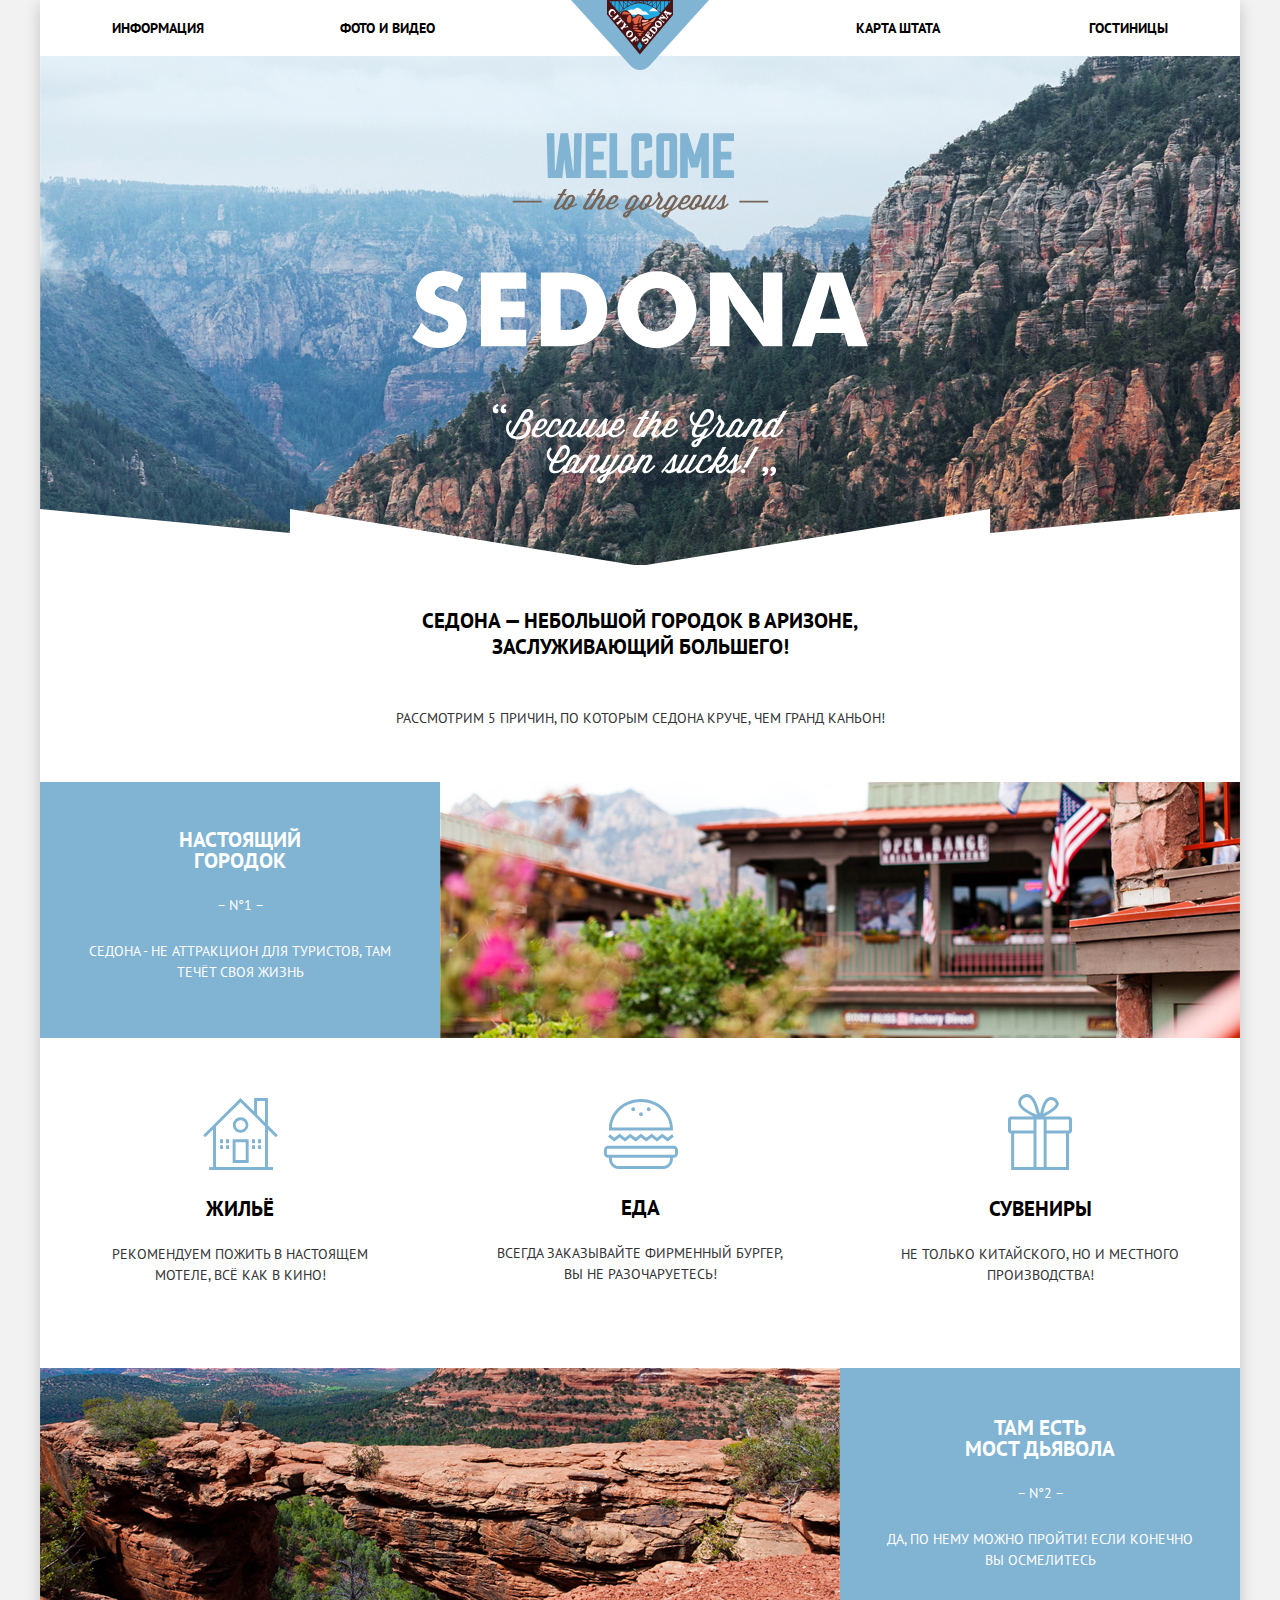
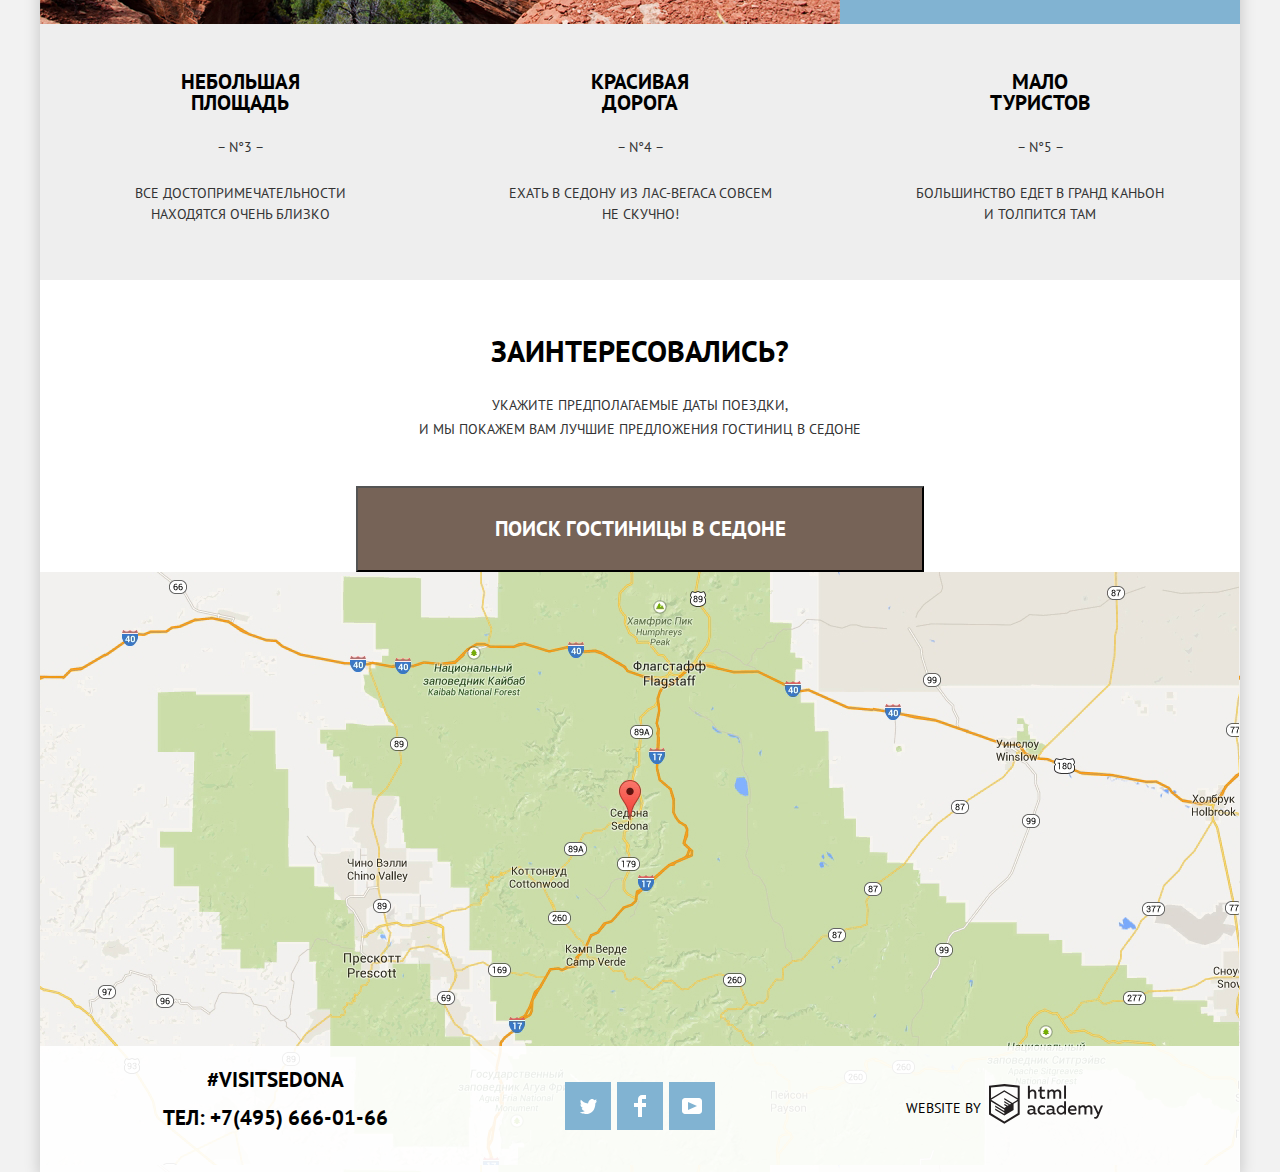
<file: index.html>
<!DOCTYPE html>
<html lang="ru">
  <head>
    <meta charset="utf-8">
    <title>HTML Academy: Седона</title>
    <link href="https://fonts.googleapis.com/css2?family=PT+Sans:wght@400;700&display=swap" rel="stylesheet">
    <link href="css/normalize.css" rel="stylesheet">
    <link rel="stylesheet" href="css/style.min.css">
  </head>
  <body class="page-body">
  <div class="main-block" >
   <header class="main-header">
    <nav class="main-navigation">
     <a class="logo-sedona">
      <img src="img/logo.svg" width="138" height="70" alt="Логотип Седона">
     </a>
     <ul  class="site-navigation">
      <li><a href="">Информация</a></li>
      <li><a href="">Фото и видео</a></li>
      <li><a href="">Карта штата</a></li>
      <li><a href="sedonahotels.html">Гостиницы</a></li>
    </ul>
   </nav>
  </header>
<main>
  <section class="background">
    <h1 class="visually-hidden">Седона</h1>
    <img class="welcome-logo" src="img/welcome.svg" width="457" height="351" alt="logo:Welcome">
  </section>
  <section id="info" class="sedona-info">
    <h2 class="visually-hidden">Приемущества</h2>
    <p class="info-header">Седона — небольшой городок в Аризоне,<br>заслуживающий большего!</p>
    <p class="five-reasons">Рассмотрим 5 причин, по которым Седона круче, чем Гранд Каньон!</p>
  </section>
  <section class="main-features-list">
    <ul class="features-list">
      <li class="feature-item-city">
       <div class="blue-background">
         <h3>Настоящий <br> городок</h3>
         <p class="feature-number">– N°1 –</p>
         <p>Седона - не аттракцион для туристов, там <br>течёт своя жизнь</p>
       </div>
       <div class="true-city-picture">
        <img src="img/sedona-life.jpg" width="800" height="256" alt="Lifestyle-Sedona">
       </div>
      </li>
      <li class="feature-item-bridge">
       <div class="blue-background second-feature">
         <h3>Там есть <br> мост дьявола</h3>
         <p class="feature-number">– N°2 –</p>
         <p>Да, по нему можно пройти! если конечно<br> вы осмелитесь</p>
       </div>
       <div class="true-city-picture">
         <img src="img/most.jpg" width="800" height="256" alt="bridge">
       </div>
      </li>
      <li class="feature-item">
       <div class="other-features">
        <h3>Небольшая <br> площадь</h3>
        <p class="feature-number">– N°3 –</p>
        <p>Все достопримечательности<br> находятся очень близко</p>
       </div>
       <div class="other-features">
        <h3>Красивая <br> дорога</h3>
        <p class="feature-number">– N°4 –</p>
        <p>Ехать в Седону из Лас-Вегаса совсем<br> не скучно!</p>
       </div>
       <div class="other-features">
        <h3>Мало <br> туристов</h3>
        <p class="feature-number">– N°5 –</p>
        <p>Большинство едет в Гранд Каньон<br> и толпится там</p>
       </div>
      </li>
      <li class="extra-one">
        <div class="features-extra">
        <img src="img/icon-1.svg" width="75" height="72" alt="house">
        <h3>Жильё</h3>
        <p>Рекомендуем пожить в настоящем<br> мотеле, всё как в кино!</p>
       </div>
      </li>
      <li class="extra-two">
        <div class="features-extra">
        <img src="img/icon-3.svg" width="75" height="70" alt="burger">
        <h3>Еда</h3>
        <p>Всегда заказывайте фирменный бургер, <br> вы не разочаруетесь!</p>
        </div>
      </li>
      <li class="extra-three">
        <div class="features-extra">
        <img src="img/icon-2.svg" width="64" height="76" alt="gift">
        <h3>Сувениры</h3>
        <p>Не только китайского, но и местного<br> производства!</p>
        </div>
      </li>
    </ul>
  </section>
  <section class="hotel-search">
    <div class="search-title">
      <h2 class="visually-hidden">Поиск гостиницы в Седоне</h2>
      <p class="search-header">Заинтересовались?</p>
      <p class="search-explane"> Укажите предполагаемые даты поездки,<br>
      и мы покажем вам лучшие предложения гостиниц в Седоне </p>
    </div>
    <button type="button" class="window-search-button">Поиск гостиницы в Седоне</button>
    <form action="https://echo.htmlacademy.ru" method="get" class="form-container">
    <div class="form-item">
      <div class="arrive">
        <label for="check-in-date">Дата заезда:</label>
         <input class="form-inpute-date in-date" type="text" id="check-in-date" name="check-in-date" placeholder="24 апреля 2017">
         <button type="button" class="calendar" aria-label="Календарь. Выбор даты заезда.">
           <svg width="21" height="23" viewBox="0 0 21 23" fill="none" xmlns="http://www.w3.org/2000/svg">
           <path fill-rule="evenodd" clip-rule="evenodd" d="M16.406 3.02498H19.251C20.217 3.02498 21 3.84698 21 4.86198V21.164C21 22.179 20.217 23 19.251 23H1.75C0.784 23 0 22.179 0 21.164V4.86198C0 3.84698 0.784 3.02498 1.75 3.02498H4.593V1.64798C4.593 1.26698 4.887 0.958984 5.25 0.958984C5.612 0.958984 5.906 1.26698 5.906 1.64798V3.02498H9.844V1.64798C9.844 1.26698 10.138 0.958984 10.501 0.958984C10.862 0.958984 11.156 1.26698 11.156 1.64798V3.02498H15.094V1.64798C15.094 1.26698 15.387 0.958984 15.75 0.958984C16.112 0.958984 16.406 1.26698 16.406 1.64798V3.02498ZM19.5646 21.484C19.6466 21.3979 19.691 21.2828 19.688 21.164H19.689V4.86198C19.689 4.60898 19.493 4.40298 19.252 4.40298H16.407V5.78098C16.407 6.16198 16.113 6.46998 15.751 6.46998C15.388 6.46998 15.095 6.16198 15.095 5.78098V4.40298H11.157V5.78098C11.157 6.16198 10.863 6.46998 10.502 6.46998C10.139 6.46998 9.845 6.16198 9.845 5.78098V4.40298H5.907V5.78098C5.907 6.16198 5.613 6.46998 5.251 6.46998C4.888 6.46998 4.594 6.16198 4.594 5.78098V4.40298H1.75C1.50263 4.40953 1.30696 4.61458 1.312 4.86198V21.164C1.30696 21.4114 1.50263 21.6164 1.75 21.623H19.251C19.3698 21.6201 19.4826 21.5701 19.5646 21.484Z" fill="#A9A9A9"/>
           <path fill-rule="evenodd" clip-rule="evenodd" d="M4.59399 9.22498H7.21899V11.291H4.59399V9.22498ZM4.59399 12.668H7.21899V14.735H4.59399V12.668ZM7.21899 16.112H4.59399V18.178H7.21899V16.112ZM9.18799 16.112H11.813V18.178H9.18799V16.112ZM11.813 12.668H9.18799V14.735H11.813V12.668ZM9.18799 9.22498H11.813V11.291H9.18799V9.22498ZM16.406 16.112H13.781V18.178H16.406V16.112ZM13.781 12.668H16.406V14.735H13.781V12.668ZM16.406 9.22498H13.781V11.291H16.406V9.22498Z" fill="#A9A9A9"/>
           </svg>
         </button>
      </div>
      <div class="departure">
        <label for="check-out-date">Дата выезда:</label>
         <input class="form-inpute-date out-date" type="text" id="check-out-date" name="check-out-date" placeholder="4 июля 2017">
         <button type="button" class="calendar" aria-label="Календарь. Выбор даты выезда.">
           <svg width="21" height="23" viewBox="0 0 21 23" fill="none" xmlns="http://www.w3.org/2000/svg">
           <path fill-rule="evenodd" clip-rule="evenodd" d="M16.406 3.02498H19.251C20.217 3.02498 21 3.84698 21 4.86198V21.164C21 22.179 20.217 23 19.251 23H1.75C0.784 23 0 22.179 0 21.164V4.86198C0 3.84698 0.784 3.02498 1.75 3.02498H4.593V1.64798C4.593 1.26698 4.887 0.958984 5.25 0.958984C5.612 0.958984 5.906 1.26698 5.906 1.64798V3.02498H9.844V1.64798C9.844 1.26698 10.138 0.958984 10.501 0.958984C10.862 0.958984 11.156 1.26698 11.156 1.64798V3.02498H15.094V1.64798C15.094 1.26698 15.387 0.958984 15.75 0.958984C16.112 0.958984 16.406 1.26698 16.406 1.64798V3.02498ZM19.5646 21.484C19.6466 21.3979 19.691 21.2828 19.688 21.164H19.689V4.86198C19.689 4.60898 19.493 4.40298 19.252 4.40298H16.407V5.78098C16.407 6.16198 16.113 6.46998 15.751 6.46998C15.388 6.46998 15.095 6.16198 15.095 5.78098V4.40298H11.157V5.78098C11.157 6.16198 10.863 6.46998 10.502 6.46998C10.139 6.46998 9.845 6.16198 9.845 5.78098V4.40298H5.907V5.78098C5.907 6.16198 5.613 6.46998 5.251 6.46998C4.888 6.46998 4.594 6.16198 4.594 5.78098V4.40298H1.75C1.50263 4.40953 1.30696 4.61458 1.312 4.86198V21.164C1.30696 21.4114 1.50263 21.6164 1.75 21.623H19.251C19.3698 21.6201 19.4826 21.5701 19.5646 21.484Z" fill="#A9A9A9"/>
           <path fill-rule="evenodd" clip-rule="evenodd" d="M4.59399 9.22498H7.21899V11.291H4.59399V9.22498ZM4.59399 12.668H7.21899V14.735H4.59399V12.668ZM7.21899 16.112H4.59399V18.178H7.21899V16.112ZM9.18799 16.112H11.813V18.178H9.18799V16.112ZM11.813 12.668H9.18799V14.735H11.813V12.668ZM9.18799 9.22498H11.813V11.291H9.18799V9.22498ZM16.406 16.112H13.781V18.178H16.406V16.112ZM13.781 12.668H16.406V14.735H13.781V12.668ZM16.406 9.22498H13.781V11.291H16.406V9.22498Z" fill="#A9A9A9"/>
           </svg>
         </button>
      </div>
      <div class="adults-children">
        <div class="adults">
        <label for="adults">Взрослые:</label>
         <div class="minus-plus-window ">
          <button type="button" class="minus" aria-label="Меньше взрослых">
            <svg width="12" height="3" viewBox="0 0 12 3" fill="none" xmlns="http://www.w3.org/2000/svg">
            <rect width="12" height="3" fill="#A9A9A9"/>
            </svg>
          </button>
          <input class="input-age" id="adults" type="text" placeholder="2" size="2">
          <button type="button" class="plus" aria-label="Больше взрослых">
            <svg width="11" height="11" viewBox="0 0 11 11" fill="none" xmlns="http://www.w3.org/2000/svg">
            <path fill-rule="evenodd" clip-rule="evenodd" d="M4.23086 6.76932V11H6.76932V6.76932H11V4.23086H6.76932V0H4.23085V4.23086H0V6.76932H4.23086Z" fill="#A9A9A9"/>
            </svg>
          </button>
        </div>
        </div>
        <div class="children">
        <label for="children">Дети:</label>
         <div class="minus-plus-window">
          <button type="button" class="minus" aria-label="Меньше детей">
            <svg width="12" height="3" viewBox="0 0 12 3" fill="none" xmlns="http://www.w3.org/2000/svg">
            <rect width="12" height="3" fill="#A9A9A9"/>
            </svg>
          </button>
          <input class="input-age" id="children" type="text" placeholder="0" size="2">
          <button type="button" class="plus" aria-label="Больше детей">
            <svg width="11" height="11" viewBox="0 0 11 11" fill="none" xmlns="http://www.w3.org/2000/svg">
            <path fill-rule="evenodd" clip-rule="evenodd" d="M4.23086 6.76932V11H6.76932V6.76932H11V4.23086H6.76932V0H4.23085V4.23086H0V6.76932H4.23086Z" fill="#A9A9A9"/>
            </svg>
          </button> <br>
        </div>
       </div>
     </div>
     <button type="submit" name="search" class="button-form">найти</button>
  </div>
  </form>
 </section>
 <section id="map" class="map">
    <iframe src="https://www.google.com/maps/embed?pb=!1m18!1m12!1m3!1d446485.6806054379!2d-111.86443982655838!3d35.0598311009275!2m3!1f0!2f0!3f0!3m2!1i1024!2i768!4f13.1!3m3!1m2!1s0x872da132f942b00d%3A0x5548c523fa6c8efd!2z0KHQtdC00L7QvdCwLCDQkNGA0LjQt9C-0L3QsCA4NjMzNiwg0KHQqNCQ!5e0!3m2!1sru!2sat!4v1594303910928!5m2!1sru!2sat" width="1199" height="594" style="border:0;" allowfullscreen="" aria-hidden="false" tabindex="0"></iframe>
 </section>
</main>
<footer class="footer main-page-footer">
  <section  class="contact">
     <h2 class="visually-hidden">Наш контакт</h2>
     <div class="contact-block">
      <h3>#visitsedona</h3>
      <a href="tel:+74956660166" class="phone">ТЕЛ: +7(495) 666-01-66</a>
    </div>
  </section>
  <section class="social">
    <h2 class="visually-hidden">Мы в социальных сетях</h2>
    <a href="" class="icon" aria-label="twitter"> <svg width="17" height="17" viewBox="0 0 17 17" fill="none" xmlns="http://www.w3.org/2000/svg">
      <path d="M10.95 1.14409C12.635 0.648089 13.934 1.41409 14.527 2.32309C15.2 2.09209 15.858 1.84209 16.538 1.61509C16.5249 2.30145 16.2117 2.94761 15.681 3.38309C16.366 3.55309 16.985 2.89209 16.985 2.89209C16.816 3.89209 15.979 4.68009 15.422 4.91609C15.191 11.6661 12.247 16.1331 5.34501 15.9981H4.89901C4.48901 15.9981 0.735007 15.5381 0.00100708 14.1111C2.27201 14.3071 3.89401 13.6891 4.69401 12.9341C3.73401 12.6341 2.01501 12.4571 1.71501 9.98409C2.06401 10.0901 2.27901 10.2121 2.90501 10.1031C1.70501 9.24709 0.374007 8.53009 0.448007 6.33009C0.733007 6.65809 1.51501 6.86609 1.78801 6.80209C1.08501 6.56109 -0.181993 3.44209 0.894007 1.85009C2.71201 3.70409 4.62901 5.45609 8.04601 5.62309C8.25401 3.33009 9.18301 1.79309 10.95 1.14409Z" fill="white"/>
      </svg>
    </a>
    <a href="" class="icon" aria-label="facebook"> <svg width="12" height="22" viewBox="0 0 12 22" fill="none" xmlns="http://www.w3.org/2000/svg">
      <path d="M12 4V0H8C5.79086 0 4 1.79086 4 4V8H0V12H4V22H8V12H12V8H8V4H12Z" fill="white"/>
      </svg>
    </a>
    <a href="" class="icon" aria-label="youtube"> <svg width="20" height="16" viewBox="0 0 20 16" fill="none" xmlns="http://www.w3.org/2000/svg">
      <path fill-rule="evenodd" clip-rule="evenodd" d="M3 0H17C18.65 0 20 1.35 20 3V13C20 14.65 18.65 16 17 16H3C1.35 16 0 14.65 0 13V3C0 1.35 1.35 0 3 0ZM6.027 4.002V11.998L15.014 8L6.027 4.002Z" fill="white"/>
      </svg>
    </a>
  </section>
  <section class="htmlacademy">
    Website by
    <a class="htmlacademy-logo" href="https://up.htmlacademy.ru/htmlcss/28"  aria-label="Html Academy. Главная интенсива."><svg width="114" height="40" viewBox="0 0 114 40" fill="none" xmlns="http://www.w3.org/2000/svg">
      <path fill-rule="evenodd" clip-rule="evenodd" d="M15.5197 0.057373H15.3509L0 1.71895V30.4945L15.3509 39.8382L30.7018 30.4945V1.71895L15.5197 0.057373ZM77.0183 1.62185H75.0876V14.7311H77.0183V1.62185ZM40.8619 1.63264V6.76843C41.6131 5.9864 42.6386 5.5436 43.7105 5.53843C44.6823 5.47908 45.6329 5.84495 46.3253 6.54479C47.0177 7.24462 47.3866 8.21244 47.3399 9.20685V14.7634H45.367V9.46579C45.4231 8.94897 45.2754 8.43059 44.9566 8.02553C44.6377 7.62047 44.174 7.36218 43.6683 7.3079H43.3518C42.3456 7.36979 41.4321 7.9295 40.9041 8.80764V14.7634H38.8995V1.63264H40.8619ZM77.0183 30.4837H75.2775V29.0595C74.4828 30.1353 73.23 30.7538 71.9119 30.7211C69.4751 30.5528 67.5825 28.4822 67.5825 25.9845C67.5825 23.4867 69.4751 21.4162 71.9119 21.2479C73.1195 21.2052 74.2818 21.7203 75.0771 22.6505V17.3205H77.0183V30.4837ZM47.0656 29.0595C47.263 29.0515 47.4583 29.0152 47.6459 28.9516V30.3866C47.2482 30.5404 46.826 30.6172 46.4009 30.6132C45.6482 30.6769 44.9394 30.2429 44.639 29.5342C43.7036 30.31 42.5302 30.7227 41.3261 30.6995C39.733 30.6995 38.256 29.804 38.256 27.9482C38.256 25.65 40.3661 24.9379 42.1702 24.9379C42.9402 24.9505 43.707 25.0408 44.4596 25.2076V24.884C44.4596 23.805 43.6578 22.9742 42.1491 22.9742C41.0585 22.9764 39.9804 23.2116 38.9839 23.6647V21.8305C40.0678 21.451 41.204 21.2506 42.3495 21.2371C44.8394 21.2371 46.3693 22.4455 46.3693 25.1753V28.4121C46.3546 28.5668 46.401 28.721 46.4981 28.8406C46.5951 28.9601 46.7349 29.035 46.8862 29.0487H47.0656V29.0595ZM40.2711 27.8403C40.298 28.229 40.4761 28.5905 40.7655 28.844C41.055 29.0974 41.4317 29.2217 41.8115 29.189H41.9275C42.8819 29.1906 43.7973 28.8022 44.4702 28.11V26.5779C43.842 26.4414 43.2026 26.3655 42.5605 26.3513C41.5055 26.3513 40.2817 26.7074 40.2817 27.8403H40.2711ZM56.0229 21.9384C55.1962 21.4632 54.2596 21.2246 53.3115 21.2479H52.9422C51.7332 21.2873 50.5891 21.8166 49.7619 22.7192C48.9347 23.6218 48.4923 24.8236 48.5321 26.06V26.5024C48.6957 29.0004 50.805 30.8921 53.2482 30.7318C54.2519 30.7555 55.2477 30.5452 56.1601 30.1168V28.2718C55.3769 28.7215 54.4945 28.9591 53.5963 28.9624C52.5199 29.0288 51.4963 28.4793 50.9385 27.5356C50.3806 26.5918 50.3806 25.4095 50.9385 24.4658C51.4963 23.522 52.5199 22.9725 53.5963 23.039C54.461 23.0357 55.3066 23.2989 56.0229 23.7942V21.9384ZM66.1514 29.0595C66.3488 29.0515 66.5441 29.0152 66.7317 28.9516V30.3866C66.334 30.5404 65.9118 30.6172 65.4867 30.6132C64.734 30.6769 64.0252 30.2429 63.7248 29.5342C62.7894 30.31 61.616 30.7227 60.4119 30.6995C58.8188 30.6995 57.3417 29.804 57.3417 27.9482C57.3417 25.65 59.4518 24.9379 61.256 24.9379C62.0259 24.9505 62.7928 25.0408 63.5454 25.2076V24.884C63.5454 23.805 62.7436 22.9742 61.2349 22.9742C60.1443 22.9764 59.0662 23.2116 58.0697 23.6647V21.8305C59.1536 21.451 60.2897 21.2506 61.4353 21.2371C63.9252 21.2371 65.455 22.4455 65.455 25.1753V28.4121C65.4404 28.5668 65.4868 28.721 65.5838 28.8406C65.6809 28.9601 65.8207 29.035 65.972 29.0487H66.1514V29.0595ZM59.855 28.8481C59.5632 28.5943 59.3837 28.2311 59.3569 27.8403H59.378C59.378 26.7074 60.5385 26.3513 61.6569 26.3513C62.299 26.3655 62.9383 26.4414 63.5665 26.5779V28.11C62.8937 28.8022 61.9782 29.1906 61.0239 29.189H60.9078C60.5263 29.2247 60.1469 29.1019 59.855 28.8481ZM69.3271 25.9305C69.3271 24.2859 70.6308 22.9526 72.239 22.9526L72.2601 23.0066C73.4742 23.0066 74.5742 23.7382 75.0665 24.8732V27.0311C74.5856 28.1871 73.4673 28.9296 72.239 28.9084C70.6308 28.9084 69.3271 27.5752 69.3271 25.9305ZM83.3486 21.2479C86.8408 21.2479 88.0541 24.1395 87.4844 26.7397H80.922C81.1436 28.3582 82.6839 29.0163 84.2876 29.0163C85.2509 29.0196 86.2027 28.8021 87.0729 28.3797V30.1061C86.0736 30.5421 84.9939 30.7519 83.9078 30.7211C81.2385 30.7211 78.8963 29.189 78.8963 25.9521C78.8362 24.7502 79.2482 23.5736 80.0408 22.6841C80.8334 21.7945 81.9408 21.2658 83.1165 21.2155H83.3486V21.2479ZM80.8693 25.1753C80.9704 23.8237 82.1216 22.8104 83.4436 22.9095H83.4858C84.1064 22.8531 84.7196 23.08 85.1612 23.5295C85.6028 23.979 85.8275 24.6051 85.7752 25.24H80.8693V25.1753ZM89.489 30.4621V21.4961H91.2298V22.575C91.9777 21.7197 93.041 21.2229 94.1628 21.2047C95.2951 21.1328 96.3712 21.7163 96.9482 22.7153C97.7407 21.8335 98.8477 21.3161 100.018 21.2803C100.952 21.2327 101.859 21.6011 102.507 22.2901C103.154 22.9792 103.478 23.9213 103.394 24.8732V30.4837H101.39V24.9271C101.437 24.4734 101.306 24.0191 101.024 23.6647C100.743 23.3104 100.336 23.0852 99.8917 23.039H99.6174C98.7512 23.0941 97.9525 23.536 97.4335 24.2474V30.4837H95.4289V24.9271C95.4728 24.47 95.3357 24.0139 95.0481 23.6611C94.7606 23.3082 94.3467 23.088 93.8991 23.0497H93.6881C92.7466 23.1344 91.8915 23.6449 91.3564 24.4416V30.5161H89.5312L89.489 30.4621ZM113.977 21.4745H111.972L109.324 28.2718L106.306 21.4853H104.196L108.417 30.5484L108.237 31.0016C107.72 32.3611 107.003 33.0516 106.053 33.0516C105.75 33.0548 105.447 33.0112 105.156 32.9221V34.6161C105.536 34.7125 105.926 34.7632 106.317 34.7671C107.646 34.7671 108.902 34.0226 109.851 31.6813L113.977 21.4745ZM52.689 5.78658V2.54974L50.7266 3.01369V5.73264H49.144V7.49132H50.7899V11.9905C50.7231 12.817 51.0244 13.6301 51.61 14.2038C52.1955 14.7775 53.0028 15.0505 53.8073 14.9468C54.5996 14.9535 55.3875 14.8259 56.139 14.5692V12.8429C55.5727 13.0781 54.9672 13.199 54.356 13.199C53.2165 13.199 52.689 12.8105 52.689 11.6237V7.5129H55.8541V5.78658H52.689ZM58.3862 14.7526V5.75421H60.1376V6.83316C60.8811 5.97655 61.9403 5.476 63.0601 5.45211C64.1624 5.38099 65.2146 5.93142 65.8032 6.88711C66.5958 6.00534 67.7028 5.48794 68.8734 5.45211C69.8138 5.41462 70.7233 5.79859 71.364 6.50353C72.0046 7.20846 72.3126 8.16418 72.2073 9.12053V14.7418H70.2028V9.18527C70.2499 8.73151 70.1184 8.27721 69.8373 7.92287C69.5561 7.56853 69.1485 7.34334 68.7046 7.29711H68.4619C67.5957 7.35228 66.797 7.7942 66.278 8.50553V14.7418H64.2734V9.18527C64.3206 8.73151 64.1891 8.27721 63.9079 7.92287C63.6268 7.56853 63.2191 7.34334 62.7752 7.29711H62.5326C61.5911 7.38181 60.736 7.89229 60.2009 8.68895V14.7634H58.3862V14.7526ZM28.6972 29.3033L28.7078 29.2968L28.6972 29.3184V29.3033ZM28.6972 17.3205V29.3033L15.3509 37.4321L2.00459 29.3184V17.5147L15.2876 25.6068V27.0311L6.18257 21.5284V22.9418L15.3404 28.5632V30.0629L6.19312 24.4955V25.9521L15.3509 31.5734L24.5826 25.9197V19.8129L28.6972 17.3205ZM28.7078 15.7776L25.0362 17.9355L23.3482 19.0145L15.3087 14.0837V15.4971L22.156 19.7266L22.0083 19.8237L20.9532 20.4063L15.2876 16.9537V18.3995L19.761 21.1184L18.706 21.8413L15.3298 19.7913V21.2047L17.5454 22.5426L15.2982 23.9021L2.11009 15.864L15.3087 7.72869L28.7078 15.7776ZM15.2876 6.27211L28.7078 14.3534V3.56395L15.3615 2.12895L2.01514 3.56395V14.3534L15.2876 6.27211Z" fill="#231F20"/>
     </svg>
   </a>
  </section>
</footer>
</div>
<script src="js/form-min.js"></script>
</body>
</html>
</file>
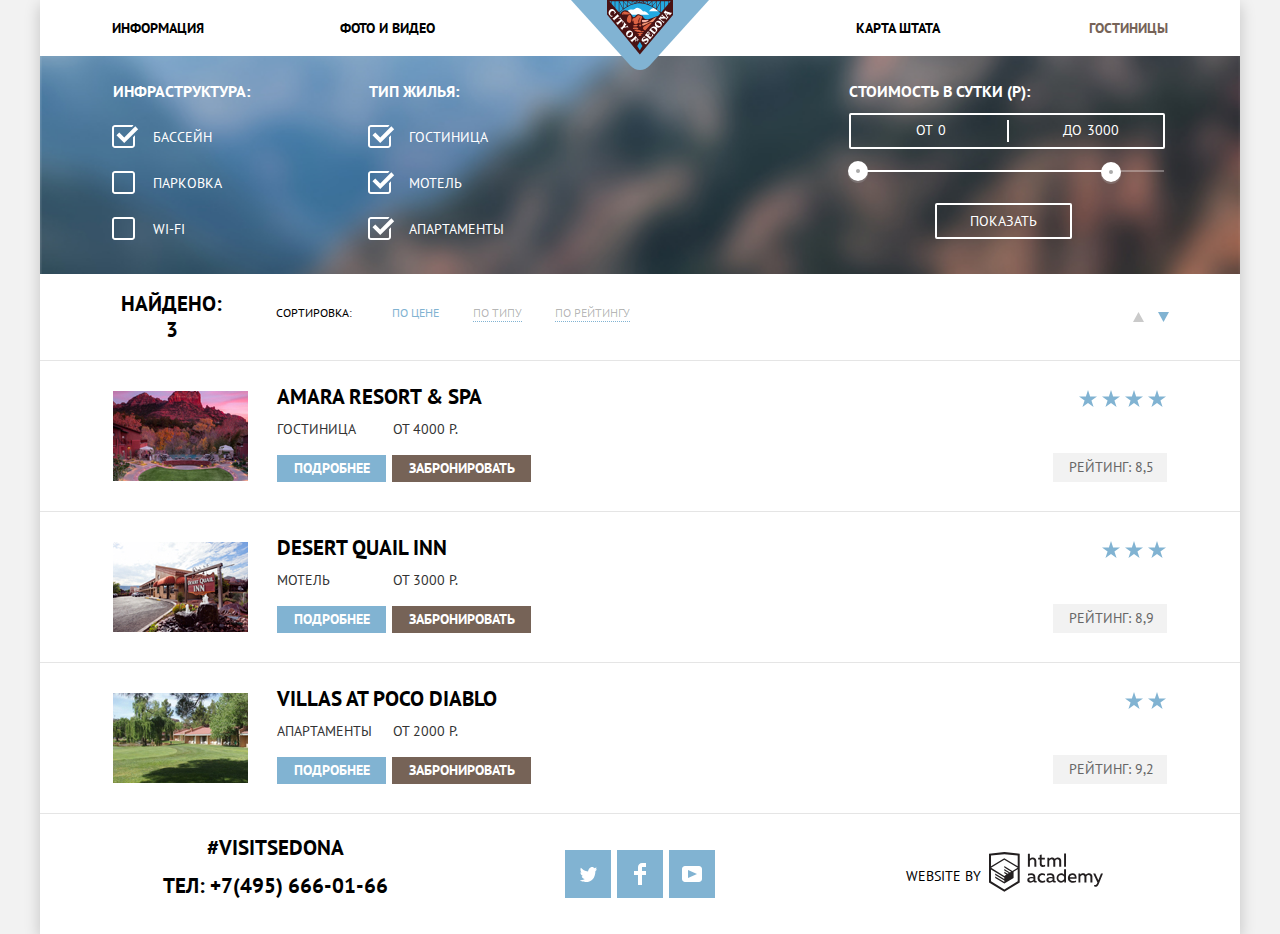
<file: sedonahotels.html>
<!DOCTYPE html>
<html lang="ru">
<head>
    <meta charset="utf-8">
    <title>Гостиницы</title>
      <link href="https://fonts.googleapis.com/css2?family=PT+Sans:wght@400;700&display=swap" rel="stylesheet">
      <link href="css/normalize.css" rel="stylesheet">
      <link rel="stylesheet" href="css/style.min.css">
</head>
<body class="page-body">
    <div class="main-block" >
     <header class="main-header">
      <nav class="main-navigation">
       <a class="logo-sedona" href="index.html" tabindex="3" aria-label="Лого Седона. Назад на главную страницу.">
        <img src="img/logo.svg" width="138" height="70" alt="Логотип Седона">
       </a>
       <ul  class="site-navigation">
        <li><a href="" tabindex="1">Информация</a></li>
        <li><a href="" tabindex="2">Фото и видео</a></li>
        <li><a href="" tabindex="3">Карта штата</a></li>
        <li><a class="active-page">Гостиницы</a></li>
      </ul>
     </nav>
    </header>
  <main>
    <h1 class="visually-hidden">Гостиницы</h1>
    <h2 class="visually-hidden">Фильтр гостиниц</h2>
    <div class="main-filter-container" tabindex="4">
      <form action="https://echo.htmlacademy.ru" method="get" class="main-filter" >
       <div class="main-lists">
        <fieldset class="filter-lists filter-one">
        <legend>Инфраструктура:</legend>
        <ul class="infrastructure">
          <li>
            <label>
            <input class="checkbox" type="checkbox" name="pool" checked tabindex="5">
            <span class="fake-checkbox"></span>
            <span class="checkbox-text">бассейн</span>
            </label>
         </li>
         <li>
           <label>
           <input class="checkbox" type="checkbox" name="parking" tabindex="6">
           <span class="fake-checkbox"></span>
           <span class="checkbox-text">парковка</span>
           </label>
         </li>
         <li>
           <label>
           <input class="checkbox" type="checkbox" name="wifi" tabindex="7">
           <span class="fake-checkbox"></span>
           <span class="checkbox-text">wi-fi</span>
           </label>
         </li>
      </ul>
    </fieldset>
    <fieldset class="filter-lists filter-two">
    <legend>Тип жилья:</legend>
      <ul class="type-of-accomodation" >
         <li>
           <label>
           <input class="checkbox" type="checkbox" name="hotel" checked tabindex="8">
           <span class="fake-checkbox"></span>
           <span class="checkbox-text">гостиница</span>
           </label>
         </li>
         <li>
           <label>
           <input class="checkbox" type="checkbox" name="motel" checked tabindex="9">
           <span class="fake-checkbox"></span>
           <span class="checkbox-text">мотель</span>
           </label>
         </li>
         <li>
           <label>
           <input class="checkbox" type="checkbox" name="appartment" checked tabindex="10">
           <span class="fake-checkbox"></span>
           <span class="checkbox-text">апартаменты</span>
           </label>
         </li>
      </ul>
    </fieldset>
    </div>
    <div class="form-price-input">
    <fieldset class="control-price-form">
      <legend>Стоимость в сутки (Р):</legend>
       <div class="price-control">
         <label class="min-price" for="min-price">от</label>
         <input type="number" name="price-min" id="min-price" min="0" value="0" step="100" class="input-price-min" aria-label="Минимальная цена" tabindex="11">
         <label for="max-price" class="max-price">до</label>
         <input type="number" name="price-max" id="max-price" value="3000" class="input-price-max" aria-label="Максимальная цена" tabindex="12">
       </div>
       <div class="range-control">
        <div class="range-line">
          <div class="active-line"></div>
        </div>
        <button type="button" class="slider1" aria-label="Минимальная цена" tabindex="13"></button>
        <button type="button" class="slider2" aria-label="Максимальная цена" tabindex="14"></button>
      </div>
      <button type="submit" class="show-button">показать</button>
    </fieldset>
    </div>
    </form>
    </div>
    <section class="hotel-output-main">
    <div class="hotel-sorting">
      <span class="founded">НАЙДЕНО: 3</span>
      <span class="sorting">СОРТИРОВКА:</span>
    <ul class="sorting-list">
      <li><a href="" class="sort-checked">по цене</a></li>
      <li><a href="">по типу</a></li>
      <li><a href="">по рейтингу</a></li>
    </ul>
      <div class="up-down">
        <a href="" class="up" aria-label="по возрастанию"><svg width="11" height="10" viewBox="0 0 11 10" fill="none" xmlns="http://www.w3.org/2000/svg">
        <path d="M5.5 0L0 10H11L5.5 0Z" fill="#CACACA"/>
        </svg></a>
        <a href="" class="down active-sort" aria-label="по убыванию"><svg width="11" height="10" viewBox="0 0 11 10" fill="none" xmlns="http://www.w3.org/2000/svg">
        <path d="M5.5 10L11 0L0 0L5.5 10Z" fill="#CACACA"/>
        </svg></a>
      </div>
    </div>
    <section class="hotel-output">
       <h2 class="visually-hidden">Список гостиниц</h2>
       <ul class="output-lists">
         <li>
           <img src="img/amara-hotel.jpg" width="135" height="90" alt="photo Amara Resort & Spa ">
           <div class="hotel-details">
             <h3 class="hotels-header"><a href="">Amara Resort & Spa</a></h3>
             <p><span class="hotel-type">Гостиница</span> <span class="price-span">от 4000 р.</span></p>
             <div class="details-booking">
               <a href="" class="details">Подробнее</a>
               <a href="" class="booking">Забронировать</a>
             </div>
           </div>
           <div class="raiting">
             <div>
               <svg width="19" height="17" viewBox="0 0 19 17" fill="none" xmlns="http://www.w3.org/2000/svg">
               <path d="M9.002 0L11.128 6.494H18.005L12.441 10.506L14.566 17L9.002 12.987L3.438 17L5.564 10.506L0 6.494H6.878L9.002 0Z" fill="#81B3D2"/>
               </svg>
               <svg width="19" height="17" viewBox="0 0 19 17" fill="none" xmlns="http://www.w3.org/2000/svg">
               <path d="M9.002 0L11.128 6.494H18.005L12.441 10.506L14.566 17L9.002 12.987L3.438 17L5.564 10.506L0 6.494H6.878L9.002 0Z" fill="#81B3D2"/>
               </svg>
               <svg width="19" height="17" viewBox="0 0 19 17" fill="none" xmlns="http://www.w3.org/2000/svg">
               <path d="M9.002 0L11.128 6.494H18.005L12.441 10.506L14.566 17L9.002 12.987L3.438 17L5.564 10.506L0 6.494H6.878L9.002 0Z" fill="#81B3D2"/>
               </svg>
               <svg width="19" height="17" viewBox="0 0 19 17" fill="none" xmlns="http://www.w3.org/2000/svg">
               <path d="M9.002 0L11.128 6.494H18.005L12.441 10.506L14.566 17L9.002 12.987L3.438 17L5.564 10.506L0 6.494H6.878L9.002 0Z" fill="#81B3D2"/>
               </svg>
             </div>
             <div> рейтинг: 8,5</div>
           </div>
         </li>
         <li>
           <img src="img/desert.jpg" width="135" height="90" alt="photo Desert quail Inn">
           <div class="hotel-details">
             <h3 class="hotels-header"><a href="">Desert quail Inn</a></h3>
             <p><span class="hotel-type">Мотель</span> <span class="price-span">от 3000 р.</span></p>
             <div class="details-booking">
               <a href="" class="details">Подробнее</a>
               <a href="" class="booking">Забронировать</a>
             </div>
           </div>
           <div class="raiting">
             <div>
               <svg width="19" height="17" viewBox="0 0 19 17" fill="none" xmlns="http://www.w3.org/2000/svg">
               <path d="M9.002 0L11.128 6.494H18.005L12.441 10.506L14.566 17L9.002 12.987L3.438 17L5.564 10.506L0 6.494H6.878L9.002 0Z" fill="#81B3D2"/>
               </svg>
               <svg width="19" height="17" viewBox="0 0 19 17" fill="none" xmlns="http://www.w3.org/2000/svg">
               <path d="M9.002 0L11.128 6.494H18.005L12.441 10.506L14.566 17L9.002 12.987L3.438 17L5.564 10.506L0 6.494H6.878L9.002 0Z" fill="#81B3D2"/>
               </svg>
               <svg width="19" height="17" viewBox="0 0 19 17" fill="none" xmlns="http://www.w3.org/2000/svg">
               <path d="M9.002 0L11.128 6.494H18.005L12.441 10.506L14.566 17L9.002 12.987L3.438 17L5.564 10.506L0 6.494H6.878L9.002 0Z" fill="#81B3D2"/>
               </svg>
             </div>
             <div>  рейтинг: 8,9</div>
           </div>
         </li>
         <li>
           <img src="img/diablo.jpg" width="135" height="90" alt="photo Villas at poco diablo">
           <div class="hotel-details">
             <h3 class="hotels-header"><a href="">Villas at poco diablo</a></h3>
             <p><span class="hotel-type">Апартаменты</span>  <span class="price-span">от 2000 р.</span></p>
             <div class="details-booking">
               <a href="" class="details">Подробнее</a>
               <a href="" class="booking">Забронировать</a>
             </div>
           </div>
           <div class="raiting">
             <div>
               <svg width="19" height="17" viewBox="0 0 19 17" fill="none" xmlns="http://www.w3.org/2000/svg">
               <path d="M9.002 0L11.128 6.494H18.005L12.441 10.506L14.566 17L9.002 12.987L3.438 17L5.564 10.506L0 6.494H6.878L9.002 0Z" fill="#81B3D2"/>
               </svg>
               <svg width="19" height="17" viewBox="0 0 19 17" fill="none" xmlns="http://www.w3.org/2000/svg">
               <path d="M9.002 0L11.128 6.494H18.005L12.441 10.506L14.566 17L9.002 12.987L3.438 17L5.564 10.506L0 6.494H6.878L9.002 0Z" fill="#81B3D2"/>
               </svg>
           </div>
             <div> рейтинг: 9,2</div>
           </div>
         </li>
       </ul>
     </section>
    </section>
  </main>
  <footer class="footer second-page-footer">
    <section  class="contact">
       <h2 class="visually-hidden">Наш контакт</h2>
       <div class="contact-block">
        <h3>#visitsedona</h3>
        <a href="tel:+74956660166" class="phone">ТЕЛ: +7(495) 666-01-66</a>
      </div>
    </section>
    <section class="social">
      <h2 class="visually-hidden">Мы в социальных сетях</h2>
      <a href="" class="icon" aria-label="twitter"> <svg width="17" height="17" viewBox="0 0 17 17" fill="none" xmlns="http://www.w3.org/2000/svg">
        <path d="M10.95 1.14409C12.635 0.648089 13.934 1.41409 14.527 2.32309C15.2 2.09209 15.858 1.84209 16.538 1.61509C16.5249 2.30145 16.2117 2.94761 15.681 3.38309C16.366 3.55309 16.985 2.89209 16.985 2.89209C16.816 3.89209 15.979 4.68009 15.422 4.91609C15.191 11.6661 12.247 16.1331 5.34501 15.9981H4.89901C4.48901 15.9981 0.735007 15.5381 0.00100708 14.1111C2.27201 14.3071 3.89401 13.6891 4.69401 12.9341C3.73401 12.6341 2.01501 12.4571 1.71501 9.98409C2.06401 10.0901 2.27901 10.2121 2.90501 10.1031C1.70501 9.24709 0.374007 8.53009 0.448007 6.33009C0.733007 6.65809 1.51501 6.86609 1.78801 6.80209C1.08501 6.56109 -0.181993 3.44209 0.894007 1.85009C2.71201 3.70409 4.62901 5.45609 8.04601 5.62309C8.25401 3.33009 9.18301 1.79309 10.95 1.14409Z" fill="white"/>
        </svg>
      </a>
      <a href="" class="icon" aria-label="facebook"> <svg width="12" height="22" viewBox="0 0 12 22" fill="none" xmlns="http://www.w3.org/2000/svg">
        <path d="M12 4V0H8C5.79086 0 4 1.79086 4 4V8H0V12H4V22H8V12H12V8H8V4H12Z" fill="white"/>
        </svg>
      </a>
      <a href="" class="icon" aria-label="youtube"> <svg width="20" height="16" viewBox="0 0 20 16" fill="none" xmlns="http://www.w3.org/2000/svg">
        <path fill-rule="evenodd" clip-rule="evenodd" d="M3 0H17C18.65 0 20 1.35 20 3V13C20 14.65 18.65 16 17 16H3C1.35 16 0 14.65 0 13V3C0 1.35 1.35 0 3 0ZM6.027 4.002V11.998L15.014 8L6.027 4.002Z" fill="white"/>
        </svg>
      </a>
    </section>
    <section class="htmlacademy">
      Website by
      <a class="htmlacademy-logo" href="https://up.htmlacademy.ru/htmlcss/28"  aria-label="Html Academy. Главная интенсива."><svg width="114" height="40" viewBox="0 0 114 40" fill="none" xmlns="http://www.w3.org/2000/svg">
        <path fill-rule="evenodd" clip-rule="evenodd" d="M15.5197 0.057373H15.3509L0 1.71895V30.4945L15.3509 39.8382L30.7018 30.4945V1.71895L15.5197 0.057373ZM77.0183 1.62185H75.0876V14.7311H77.0183V1.62185ZM40.8619 1.63264V6.76843C41.6131 5.9864 42.6386 5.5436 43.7105 5.53843C44.6823 5.47908 45.6329 5.84495 46.3253 6.54479C47.0177 7.24462 47.3866 8.21244 47.3399 9.20685V14.7634H45.367V9.46579C45.4231 8.94897 45.2754 8.43059 44.9566 8.02553C44.6377 7.62047 44.174 7.36218 43.6683 7.3079H43.3518C42.3456 7.36979 41.4321 7.9295 40.9041 8.80764V14.7634H38.8995V1.63264H40.8619ZM77.0183 30.4837H75.2775V29.0595C74.4828 30.1353 73.23 30.7538 71.9119 30.7211C69.4751 30.5528 67.5825 28.4822 67.5825 25.9845C67.5825 23.4867 69.4751 21.4162 71.9119 21.2479C73.1195 21.2052 74.2818 21.7203 75.0771 22.6505V17.3205H77.0183V30.4837ZM47.0656 29.0595C47.263 29.0515 47.4583 29.0152 47.6459 28.9516V30.3866C47.2482 30.5404 46.826 30.6172 46.4009 30.6132C45.6482 30.6769 44.9394 30.2429 44.639 29.5342C43.7036 30.31 42.5302 30.7227 41.3261 30.6995C39.733 30.6995 38.256 29.804 38.256 27.9482C38.256 25.65 40.3661 24.9379 42.1702 24.9379C42.9402 24.9505 43.707 25.0408 44.4596 25.2076V24.884C44.4596 23.805 43.6578 22.9742 42.1491 22.9742C41.0585 22.9764 39.9804 23.2116 38.9839 23.6647V21.8305C40.0678 21.451 41.204 21.2506 42.3495 21.2371C44.8394 21.2371 46.3693 22.4455 46.3693 25.1753V28.4121C46.3546 28.5668 46.401 28.721 46.4981 28.8406C46.5951 28.9601 46.7349 29.035 46.8862 29.0487H47.0656V29.0595ZM40.2711 27.8403C40.298 28.229 40.4761 28.5905 40.7655 28.844C41.055 29.0974 41.4317 29.2217 41.8115 29.189H41.9275C42.8819 29.1906 43.7973 28.8022 44.4702 28.11V26.5779C43.842 26.4414 43.2026 26.3655 42.5605 26.3513C41.5055 26.3513 40.2817 26.7074 40.2817 27.8403H40.2711ZM56.0229 21.9384C55.1962 21.4632 54.2596 21.2246 53.3115 21.2479H52.9422C51.7332 21.2873 50.5891 21.8166 49.7619 22.7192C48.9347 23.6218 48.4923 24.8236 48.5321 26.06V26.5024C48.6957 29.0004 50.805 30.8921 53.2482 30.7318C54.2519 30.7555 55.2477 30.5452 56.1601 30.1168V28.2718C55.3769 28.7215 54.4945 28.9591 53.5963 28.9624C52.5199 29.0288 51.4963 28.4793 50.9385 27.5356C50.3806 26.5918 50.3806 25.4095 50.9385 24.4658C51.4963 23.522 52.5199 22.9725 53.5963 23.039C54.461 23.0357 55.3066 23.2989 56.0229 23.7942V21.9384ZM66.1514 29.0595C66.3488 29.0515 66.5441 29.0152 66.7317 28.9516V30.3866C66.334 30.5404 65.9118 30.6172 65.4867 30.6132C64.734 30.6769 64.0252 30.2429 63.7248 29.5342C62.7894 30.31 61.616 30.7227 60.4119 30.6995C58.8188 30.6995 57.3417 29.804 57.3417 27.9482C57.3417 25.65 59.4518 24.9379 61.256 24.9379C62.0259 24.9505 62.7928 25.0408 63.5454 25.2076V24.884C63.5454 23.805 62.7436 22.9742 61.2349 22.9742C60.1443 22.9764 59.0662 23.2116 58.0697 23.6647V21.8305C59.1536 21.451 60.2897 21.2506 61.4353 21.2371C63.9252 21.2371 65.455 22.4455 65.455 25.1753V28.4121C65.4404 28.5668 65.4868 28.721 65.5838 28.8406C65.6809 28.9601 65.8207 29.035 65.972 29.0487H66.1514V29.0595ZM59.855 28.8481C59.5632 28.5943 59.3837 28.2311 59.3569 27.8403H59.378C59.378 26.7074 60.5385 26.3513 61.6569 26.3513C62.299 26.3655 62.9383 26.4414 63.5665 26.5779V28.11C62.8937 28.8022 61.9782 29.1906 61.0239 29.189H60.9078C60.5263 29.2247 60.1469 29.1019 59.855 28.8481ZM69.3271 25.9305C69.3271 24.2859 70.6308 22.9526 72.239 22.9526L72.2601 23.0066C73.4742 23.0066 74.5742 23.7382 75.0665 24.8732V27.0311C74.5856 28.1871 73.4673 28.9296 72.239 28.9084C70.6308 28.9084 69.3271 27.5752 69.3271 25.9305ZM83.3486 21.2479C86.8408 21.2479 88.0541 24.1395 87.4844 26.7397H80.922C81.1436 28.3582 82.6839 29.0163 84.2876 29.0163C85.2509 29.0196 86.2027 28.8021 87.0729 28.3797V30.1061C86.0736 30.5421 84.9939 30.7519 83.9078 30.7211C81.2385 30.7211 78.8963 29.189 78.8963 25.9521C78.8362 24.7502 79.2482 23.5736 80.0408 22.6841C80.8334 21.7945 81.9408 21.2658 83.1165 21.2155H83.3486V21.2479ZM80.8693 25.1753C80.9704 23.8237 82.1216 22.8104 83.4436 22.9095H83.4858C84.1064 22.8531 84.7196 23.08 85.1612 23.5295C85.6028 23.979 85.8275 24.6051 85.7752 25.24H80.8693V25.1753ZM89.489 30.4621V21.4961H91.2298V22.575C91.9777 21.7197 93.041 21.2229 94.1628 21.2047C95.2951 21.1328 96.3712 21.7163 96.9482 22.7153C97.7407 21.8335 98.8477 21.3161 100.018 21.2803C100.952 21.2327 101.859 21.6011 102.507 22.2901C103.154 22.9792 103.478 23.9213 103.394 24.8732V30.4837H101.39V24.9271C101.437 24.4734 101.306 24.0191 101.024 23.6647C100.743 23.3104 100.336 23.0852 99.8917 23.039H99.6174C98.7512 23.0941 97.9525 23.536 97.4335 24.2474V30.4837H95.4289V24.9271C95.4728 24.47 95.3357 24.0139 95.0481 23.6611C94.7606 23.3082 94.3467 23.088 93.8991 23.0497H93.6881C92.7466 23.1344 91.8915 23.6449 91.3564 24.4416V30.5161H89.5312L89.489 30.4621ZM113.977 21.4745H111.972L109.324 28.2718L106.306 21.4853H104.196L108.417 30.5484L108.237 31.0016C107.72 32.3611 107.003 33.0516 106.053 33.0516C105.75 33.0548 105.447 33.0112 105.156 32.9221V34.6161C105.536 34.7125 105.926 34.7632 106.317 34.7671C107.646 34.7671 108.902 34.0226 109.851 31.6813L113.977 21.4745ZM52.689 5.78658V2.54974L50.7266 3.01369V5.73264H49.144V7.49132H50.7899V11.9905C50.7231 12.817 51.0244 13.6301 51.61 14.2038C52.1955 14.7775 53.0028 15.0505 53.8073 14.9468C54.5996 14.9535 55.3875 14.8259 56.139 14.5692V12.8429C55.5727 13.0781 54.9672 13.199 54.356 13.199C53.2165 13.199 52.689 12.8105 52.689 11.6237V7.5129H55.8541V5.78658H52.689ZM58.3862 14.7526V5.75421H60.1376V6.83316C60.8811 5.97655 61.9403 5.476 63.0601 5.45211C64.1624 5.38099 65.2146 5.93142 65.8032 6.88711C66.5958 6.00534 67.7028 5.48794 68.8734 5.45211C69.8138 5.41462 70.7233 5.79859 71.364 6.50353C72.0046 7.20846 72.3126 8.16418 72.2073 9.12053V14.7418H70.2028V9.18527C70.2499 8.73151 70.1184 8.27721 69.8373 7.92287C69.5561 7.56853 69.1485 7.34334 68.7046 7.29711H68.4619C67.5957 7.35228 66.797 7.7942 66.278 8.50553V14.7418H64.2734V9.18527C64.3206 8.73151 64.1891 8.27721 63.9079 7.92287C63.6268 7.56853 63.2191 7.34334 62.7752 7.29711H62.5326C61.5911 7.38181 60.736 7.89229 60.2009 8.68895V14.7634H58.3862V14.7526ZM28.6972 29.3033L28.7078 29.2968L28.6972 29.3184V29.3033ZM28.6972 17.3205V29.3033L15.3509 37.4321L2.00459 29.3184V17.5147L15.2876 25.6068V27.0311L6.18257 21.5284V22.9418L15.3404 28.5632V30.0629L6.19312 24.4955V25.9521L15.3509 31.5734L24.5826 25.9197V19.8129L28.6972 17.3205ZM28.7078 15.7776L25.0362 17.9355L23.3482 19.0145L15.3087 14.0837V15.4971L22.156 19.7266L22.0083 19.8237L20.9532 20.4063L15.2876 16.9537V18.3995L19.761 21.1184L18.706 21.8413L15.3298 19.7913V21.2047L17.5454 22.5426L15.2982 23.9021L2.11009 15.864L15.3087 7.72869L28.7078 15.7776ZM15.2876 6.27211L28.7078 14.3534V3.56395L15.3615 2.12895L2.01514 3.56395V14.3534L15.2876 6.27211Z" fill="#231F20"/>
       </svg>
     </a>
    </section>
  </footer>
</div>
</body>
</html>
</file>
<file: css/style.min.css>
:root{--basic-blue:#81B3D2;--focus-blue:#669EC0;--active-blue:#5496BD;--basic-gray:#EEEEEE;--light-gray:#F2F2F2;--border-gray:#E5E5E5;--form-gray:#ebebeb;--logo-gray:#BDBBBC;--raiting-gray:#666666;--basic-black:#000000;--transparent-black:#333333;--icon-black:#231F20;--basic-brown:#766357;--focus-brown:#604E43;--active-brown:#503E33;--basic-white:#FFFFFF;--background-main:#314551;--background-second:#6a5859;--opacity-black:rgba(0,0,0,0.3);--opacity-white:rgba(255, 255, 255, 0.3);--footer-white:rgba(255, 255, 255, 0.9);--box-shadow:rgba(0, 1, 1, 0.2)}body{min-width:1200px;height:100%;margin:0;padding:0;font-family:"PT Sans",Arial,sans-serif;font-size:14px;line-height:21px;font-weight:400;color:var(--basic-black);text-transform:uppercase;background-color:var(--basic-white);text-align:center;background-color:var(--light-gray)}img{max-width:100%;height:auto}a{text-decoration:none}.visually-hidden{position:absolute;width:1px;height:1px;margin:-1px;padding:0;overflow:hidden;border:0;clip:rect(0 0 0 0)}.main-block{position:relative;width:1200px;margin:0 auto;background-color:var(--basic-white);box-shadow:0 5px 15px var(--box-shadow)}.background{background-image:url(../img/sedona-background.jpg);background-repeat:no-repeat;background-position:center;width:1200px;height:509px;background-position:top center;background-color:var(--background-main)}.background img{text-align:center;padding-top:77px}.logo-sedona{top:0;position:absolute;left:531px;z-index:1}.page-body{min-height:100%;display:grid;grid-template-rows:-webkit-min-content 1fr -webkit-min-content;grid-template-rows:min-content 1fr min-content;align-content:start}.main-navigation{font-size:14px;font-weight:700;line-height:26px;color:var(--basic-black);background-color:var(--basic-white)}.site-navigation{list-style:none;display:flex;flex-wrap:wrap;margin-left:0;padding-left:0;margin:0;min-height:56px}.site-navigation li{width:300px;padding-top:15px;padding-bottom:15px}.site-navigation li:nth-child(4n+1),.site-navigation li:nth-child(4n+2){text-align:left}.site-navigation li:nth-child(4n+3),.site-navigation li:nth-child(4n+4){text-align:right}.site-navigation li:nth-child(4n+1){box-sizing:border-box;padding-left:72px}.site-navigation li:nth-child(4n+4){box-sizing:border-box;padding-right:72px;margin-right:0}.site-navigation a{color:var(--basic-black)}.site-navigation a:focus,.site-navigation a:hover{color:var(--basic-blue);outline:0}.site-navigation a:active{color:var(--opacity-black)}a.active-page{color:var(--basic-brown);pointer-events:none;cursor:default}.sedona-info{color:var(--transparent-black);display:flex;flex-direction:column;justify-content:space-between;align-items:center;min-height:123px;margin-top:43px;margin-bottom:51px}.sedona-info .info-header{font-size:21px;font-weight:700;color:var(--basic-black);width:470px;min-height:80px}.sedona-info p{margin:0;line-height:26px}.five-reasons{margin-top:1px}.features-list{list-style:none}.features-list{display:grid;grid-template-columns:400px 400px 400px;grid-template-rows:minmax(256px 600px) minmax(330px 660px) minmax(256px 500px) minmax(256px 500px)}.features-list{margin-left:0;padding-left:0;margin:0}.features-list p{padding:0 25px}.blue-background{background-color:var(--basic-blue);color:var(--basic-white);display:flex;flex-direction:column;align-items:center;text-align:center;width:400px;min-height:256px}.feature-item-bridge h3,.feature-item-city h3,.other-features h3{font-size:21px;font-weight:700;line-height:21px;margin-top:47px;padding:0 20px}.feature-item-bridge h3{margin-top:49px}.feature-number{margin-top:3px}.feature-item-city{display:flex;grid-row:1/2;grid-column:1/4}.true-city-picture{height:256px}.feature-item-bridge{display:flex;flex-direction:row-reverse;grid-row:3/4;grid-column:1/4}.other-features{background-color:var(--basic-gray);color:var(--basic-black);display:flex;flex-direction:column;align-items:center;width:400px;min-height:256px}.other-features h3,.other-features p{text-align:center}.features-extra p,.other-features p{color:var(--transparent-black)}.feature-item{display:flex}.feature-item{grid-column:1/4;grid-row:4/5}.features-extra{color:var(--basic-black);justify-content:center;align-items:center;text-align:center}.extra-one{padding-top:60px}.extra-two{padding-top:61px}.extra-three{padding-top:55px}.features-extra h3{font-size:21px;padding-top:22px;margin:0}.features-extra p{padding-top:25px;padding-bottom:82px;margin:0}.feature-number{margin-top:3px;margin-bottom:11px}.hotel-search{text-align:center;margin-top:58px;z-index:1}.hotel-search label{font-weight:700;line-height:26px}.search-header{color:var(--basic-black);font-size:30px;font-weight:700}.search-title{min-height:97px;margin-bottom:30px;border:1px solid transparent}.search-header{margin-top:0;line-height:24px}.search-explane{line-height:24px;color:var(--transparent-black)}.window-search-button{color:var(--basic-white);font-size:21px;background-color:var(--basic-brown);width:568px;height:86px;padding:0;font-size:21px;font-weight:700;line-height:26px;text-transform:uppercase;cursor:pointer;outline:0;position:relative}.window-search-button:focus,.window-search-button:hover{background-color:var(--focus-brown);outline:0}.window-search-button:active{background-color:var(--active-brown);color:var(--opacity-white);outline:0}.form-container{width:568px;height:395px;margin:auto;box-shadow:0 7px 15px var(--box-shadow);background-color:var(--basic-white);display:none;position:absolute;left:316px;bottom:205px}.form-item{height:285px;width:458px;padding-top:54px;padding-left:55px}.form-inpute-date{box-sizing:border-box;width:346px;height:38px;font-weight:700;font-size:14px;line-height:26px;background-color:var(--light-gray);padding:0 0 0 11px;border:2px solid var(--light-gray)}.form-inpute-date:hover{background-color:var(--form-gray)}.form-inpute-date:focus{background-color:#fff;border:2px solid var(--border-gray);outline:0}.departure{margin-top:29px}.arrive,.departure{display:flex;justify-content:space-between;align-items:center}::-webkit-input-placeholder{font-family:"PT Sans",Arial,sans-serif;text-transform:uppercase;font-size:14px;font-weight:700;line-height:26px;color:var(--basic-black)}.adults-children{margin-top:30px;display:flex}.adults,.children{display:flex;align-items:center}.adults{width:225px}.children{justify-content:flex-end;width:179px;margin-left:54px}.minus-plus-window{width:114px;height:38px;font-weight:700;font-size:14px;line-height:26px;display:flex}.adults .minus-plus-window{margin-left:40px}.children .minus-plus-window{margin-left:28px}.input-age,.minus,.plus{width:38px;height:38px;line-height:26px;background-color:var(--light-gray);border:0;padding:0;text-align:center;cursor:pointer}.input-age:focus,.minus:focus,.plus:focus{outline:0}.button-form{margin-top:54px}.minus svg{cursor:pointer;padding:17px 13px 17px 13px}.plus svg{cursor:pointer;padding:13px 13px 13px 13px}.minus:focus rect,.minus:hover rect,.plus:focus path,.plus:hover path{fill:var(--basic-black);cursor:pointer}.minus:active rect,.plus:active path{fill:var(--basic-blue);cursor:pointer}.calendar{position:absolute;left:83.8%;background-color:transparent;border:none;cursor:pointer;outline:0}.calendar:focus path,.calendar:hover path{fill:var(--basic-black)}.calendar:active path{fill:var(--basic-blue)}.button-form{font-size:21px;font-weight:700;line-height:26px;text-transform:uppercase;text-align:center;color:var(--basic-white);vertical-align:middle;background-color:var(--basic-blue);border:none;width:458px;height:58px;padding:16px;cursor:pointer;outline:0}.button-form:focus,.button-form:hover{background-color:var(--focus-blue)}.button-form:active{background-color:var(--active-blue);color:var(--opacity-white);mix-blend-mode:normal}.form-show{display:block;-webkit-animation:bounce .6s;animation:bounce .6s}@-webkit-keyframes bounce{0%{transform:translateY(400px)}70%{transform:translateY(0)}90%{transform:translateY(10px)}100%{transform:translateY(0)}}@keyframes bounce{0%{transform:translateY(400px)}70%{transform:translateY(0)}90%{transform:translateY(10px)}100%{transform:translateY(0)}}.error{-webkit-animation:shake .6s;animation:shake .6s}@keyframes shake{0%,100%{transform:translateX(0)}10%,30%,50%,70%,90%{transform:translateX(-15px)}20%,40%,60%,80%{transform:translateX(15px)}}.map{background-image:url(../img/map.jpg)}.footer{display:grid;grid-template-columns:1fr 1fr 1fr;background:var(--footer-white);padding:0 0 6px 0;line-height:26px}.main-page-footer{position:absolute;bottom:0;width:inherit;height:120px}.contact{font-size:21px;font-weight:700;line-height:26px;padding-left:71px}.contact div{padding-bottom:8px}.contact-block h3{line-height:26px;font-size:21px;font-weight:700;margin-bottom:12px}.contact a{color:var(--basic-black)}.social{display:flex;justify-content:space-between;width:150px;align-items:center;margin:auto}.icon{display:flex;justify-content:center;align-items:center;background-color:var(--basic-blue);width:46px;height:48px}.fb{margin-left:6px}.youtube{margin-left:6px}.icon:active path{background-color:var(--active-blue);fill:var(--opacity-white);mix-blend-mode:normal}.icon:focus,.icon:hover{background-color:var(--active-blue);outline:0}.htmlacademy{text-align:right;display:flex;justify-content:space-between;align-items:center;width:197px;margin:auto;padding-right:72px;padding-top:4px}.htmlacademy a{outline:0}.htmlacademy-logo:focus path,.htmlacademy-logo:hover path{fill:var(--basic-blue)}.htmlacademy-logo:active path{fill:var(--logo-gray)}.main-filter-container{background-image:url(../img/form-background.jpg);background-repeat:no-repeat;background-size:cover;background-position:0 -166px;width:1200px;min-height:217px;border-top:solid 1px transparent;background-color:var(--background-second)}.main-filter{display:flex;justify-content:space-between;color:var(--basic-white);width:1054px;min-height:156px;margin-left:71px;margin-top:24px;border-bottom:solid 1px transparent}.main-lists{width:395px;display:flex;justify-content:space-between}.main-filter li{list-style:none;text-align:left}.main-filter fieldset{min-height:154px;padding:0;border:none}.main-filter legend{text-align:left;color:var(--basic-white);margin:0;font-style:normal;font-weight:700;font-size:16px;line-height:21px}.filter-lists ul{display:flex;flex-direction:column;justify-content:space-between;min-height:114px;margin:0;margin-bottom:31px;padding-left:0}.filter-lists label{position:relative}.infrastructure li,.type-of-accomodation li{padding-top:25px}.checkbox{position:absolute;opacity:0}.checkbox:focus~.fake-checkbox{box-shadow:-5px 5px 15px 5px var(--opacity-white)}.checkbox-text{padding-left:40px}.fake-checkbox::before{content:"";background:url(../img/checkbox-off.svg) no-repeat;width:23px;height:23px;position:absolute;top:-3px;left:-1px}.checkbox:checked+.fake-checkbox::before{content:"";background:url(../img/checkbox-on.svg) no-repeat;width:27px;height:23px;position:absolute;top:-3px}.checkbox:disabled+.fake-checkbox::before{content:"";background:url(../img/checkbox-off-blocked.svg) no-repeat;width:23px;height:23px;position:absolute;top:-3px}.checkbox:checked:disabled+.fake-checkbox::before{content:"";background:url(../img/checkbox-on-blocked.svg) no-repeat;width:27px;height:23px;position:absolute;top:-3px}.control-price-form{padding:0;margin:0;border:none}.control-price-form legend{text-align:left;font-weight:700;font-size:16px}.control-price-form .price-control{height:36px;width:316px;margin-top:10.5px;border:solid 2px var(--basic-white);border-radius:2px;box-sizing:border-box;position:relative;text-align:left}.input-price-max,.input-price-min{width:60px;border:none;background-color:transparent;color:var(--basic-white);outline:0;padding-left:1px}.price-control label{display:inline-block;vertical-align:baseline;padding-top:5px;padding-left:65px;text-align:left}.price-control .max-price{padding-left:59px}.price-control::after{content:"";position:absolute;left:156px;top:5px;width:2px;height:22px;background:var(--basic-white)}.price-control input,.price-control label{cursor:pointer;line-height:21px}.range-control{height:25px;margin-top:9px;position:relative;border:solid 1px transparent}.range-line{height:2px;background-color:var(--opacity-white);margin-top:11.5px}.active-line{width:248px;height:2px;margin-left:14px;background-color:var(--basic-white)}.slider1,.slider2{background:url(../img/filter-button.svg);width:20px;height:22px;cursor:pointer;border:none;outline:0}.slider1{position:absolute;top:2px;left:-2px}.slider2{position:absolute;top:3px;left:251px}.slider1:focus,.slider1:hover,.slider2:focus,.slider2:hover{background:url(../img/filter-button-hover.svg);width:23px;height:24px}.slider1:hover{position:absolute;top:2px}.slider2:hover{position:absolute;top:2px;left:249.5px}.show-button{line-height:21px;background-color:transparent;border:2px solid var(--basic-white);border-radius:2px;color:var(--basic-white);width:137px;height:36px;text-transform:uppercase;margin-top:18px;margin-right:7px;padding-top:2px;outline:0}.show-button:focus,.show-button:hover{background-color:var(--basic-white);color:var(--basic-black)}.show:focus,.show:hover{background-color:var(--basic-white);color:var(--basic-black)}.hotel-sorting{height:86px;border-bottom:1px solid var(--border-gray);display:flex;align-items:center}.founded{font-style:normal;font-weight:700;font-size:21px;line-height:26px;align-items:center;text-transform:uppercase;width:117px;margin-left:73px}.sorting,.sorting-list a{font-style:normal;font-weight:400;font-size:12px;line-height:18px;text-transform:uppercase;padding:1px 0;box-sizing:border-box}.sorting{margin-left:46px;margin-bottom:8px}.sorting-list{display:flex;margin-top:0;margin-left:40px;width:238px;height:30px;margin-bottom:10px;justify-content:space-between;align-items:center;padding-left:0}.sorting-list li{list-style:none;text-align:left}.sorting-list a{border:none;border-bottom:dotted 1px var(--basic-blue);background-color:transparent;color:var(--opacity-black);outline:0;cursor:pointer}.sorting-list a:focus,.sorting-list a:hover{color:var(--basic-blue)}.sorting-list a:active{color:var(--basic-black);border:none}a.sort-checked{color:var(--basic-blue);border:none}.up-down{margin-left:503px}.up-down a:last-child{margin-left:10px}.up-down a{outline:0}.down.active-sort path{fill:var(--basic-blue)}.active-sort:focus path,.active-sort:hover path,.down:focus path,.down:hover path,.up:focus path,.up:hover path{fill:var(--basic-black)}.down:active path,.up:active path{fill:var(--basic-blue)}.output-lists{margin-left:0;padding-left:0;margin:0}.hotel-output li{display:flex;min-height:150px;padding:0 73px;align-items:center;border-bottom:1px solid var(--border-gray);list-style:none;text-align:left}.hotel-details{width:775px;margin-left:29px;margin-top:22px;margin-bottom:28px;min-height:97px}.hotel-details h3{font-size:21px;line-height:26px;margin-top:0;margin-bottom:auto;padding-right:20px}.hotels-header>a{color:var(--basic-black)}.hotels-header>a:focus,.hotels-header>a:hover{color:var(--basic-blue);outline:0}.hotels-header>a:active{color:var(--opacity-black)}.hotel-details p{margin-top:9px;margin-bottom:15.5px;color:var(--transparent-black)}.hotel-type{display:inline-block;vertical-align:baseline;width:107px}.price-span{margin-left:5px}.details-booking{display:inline-flex}.details{font-size:14px;line-height:21px;font-weight:700;color:var(--basic-white);text-transform:uppercase;background-color:var(--basic-blue);padding:3px 16.5px;box-sizing:border-box}.details:focus,.details:hover{background-color:var(--focus-blue);outline:0}.details:active{background-color:var(--active-blue);color:var(--opacity-white);mix-blend-mode:normal}.booking{color:var(--basic-white);font-size:14px;line-height:21px;font-weight:700;background-color:var(--basic-brown);margin-left:6px;padding:3px 16.5px;box-sizing:border-box}.booking:focus,.booking:hover{background-color:var(--focus-brown);outline:0}.booking:active{background-color:var(--active-brown);color:var(--opacity-white);mix-blend-mode:normal}.raiting{width:115px;height:92px;display:flex;flex-direction:column;justify-content:space-between;align-items:flex-end}.raiting div:last-child{background-color:var(--light-gray);color:var(--raiting-gray);padding:3px 12px 3px 15px;text-align:center;border:solid 1px transparent;box-sizing:border-box}.second-page-footer{height:120px;padding:0}
</file>
